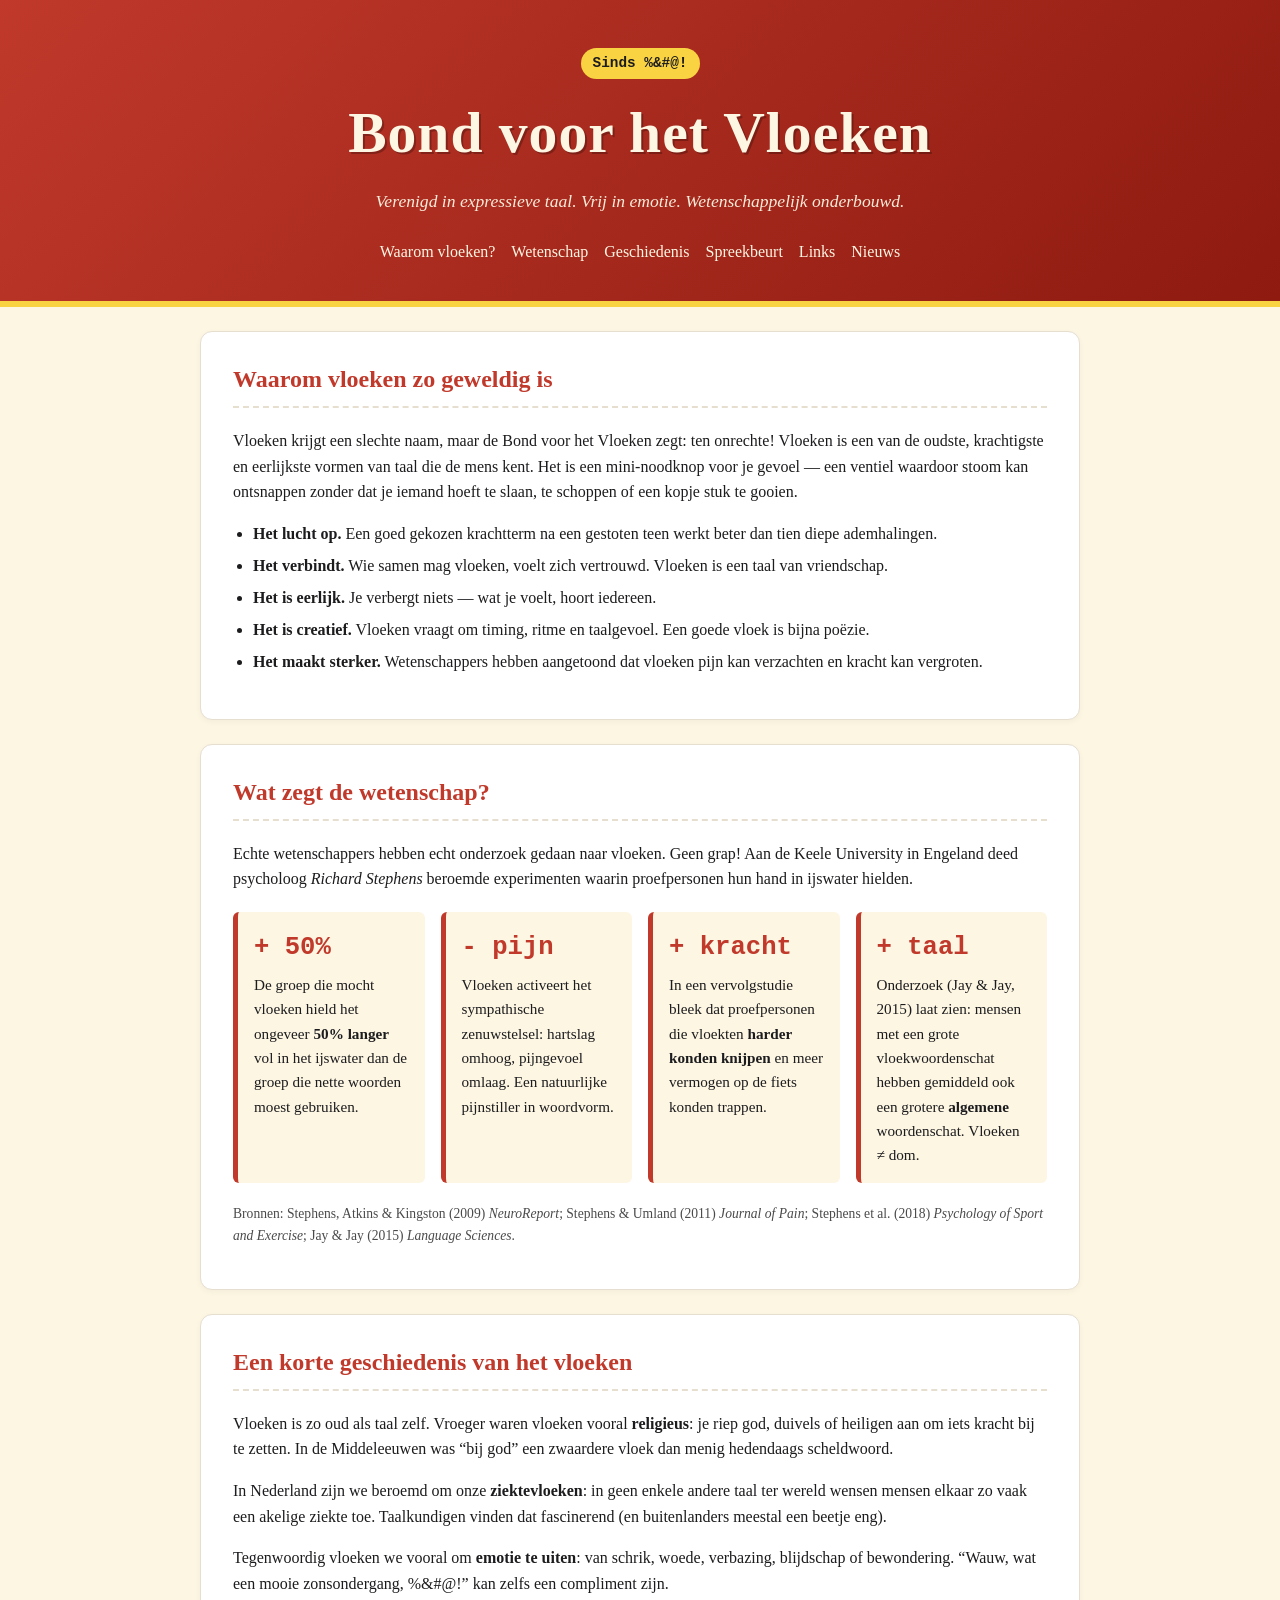
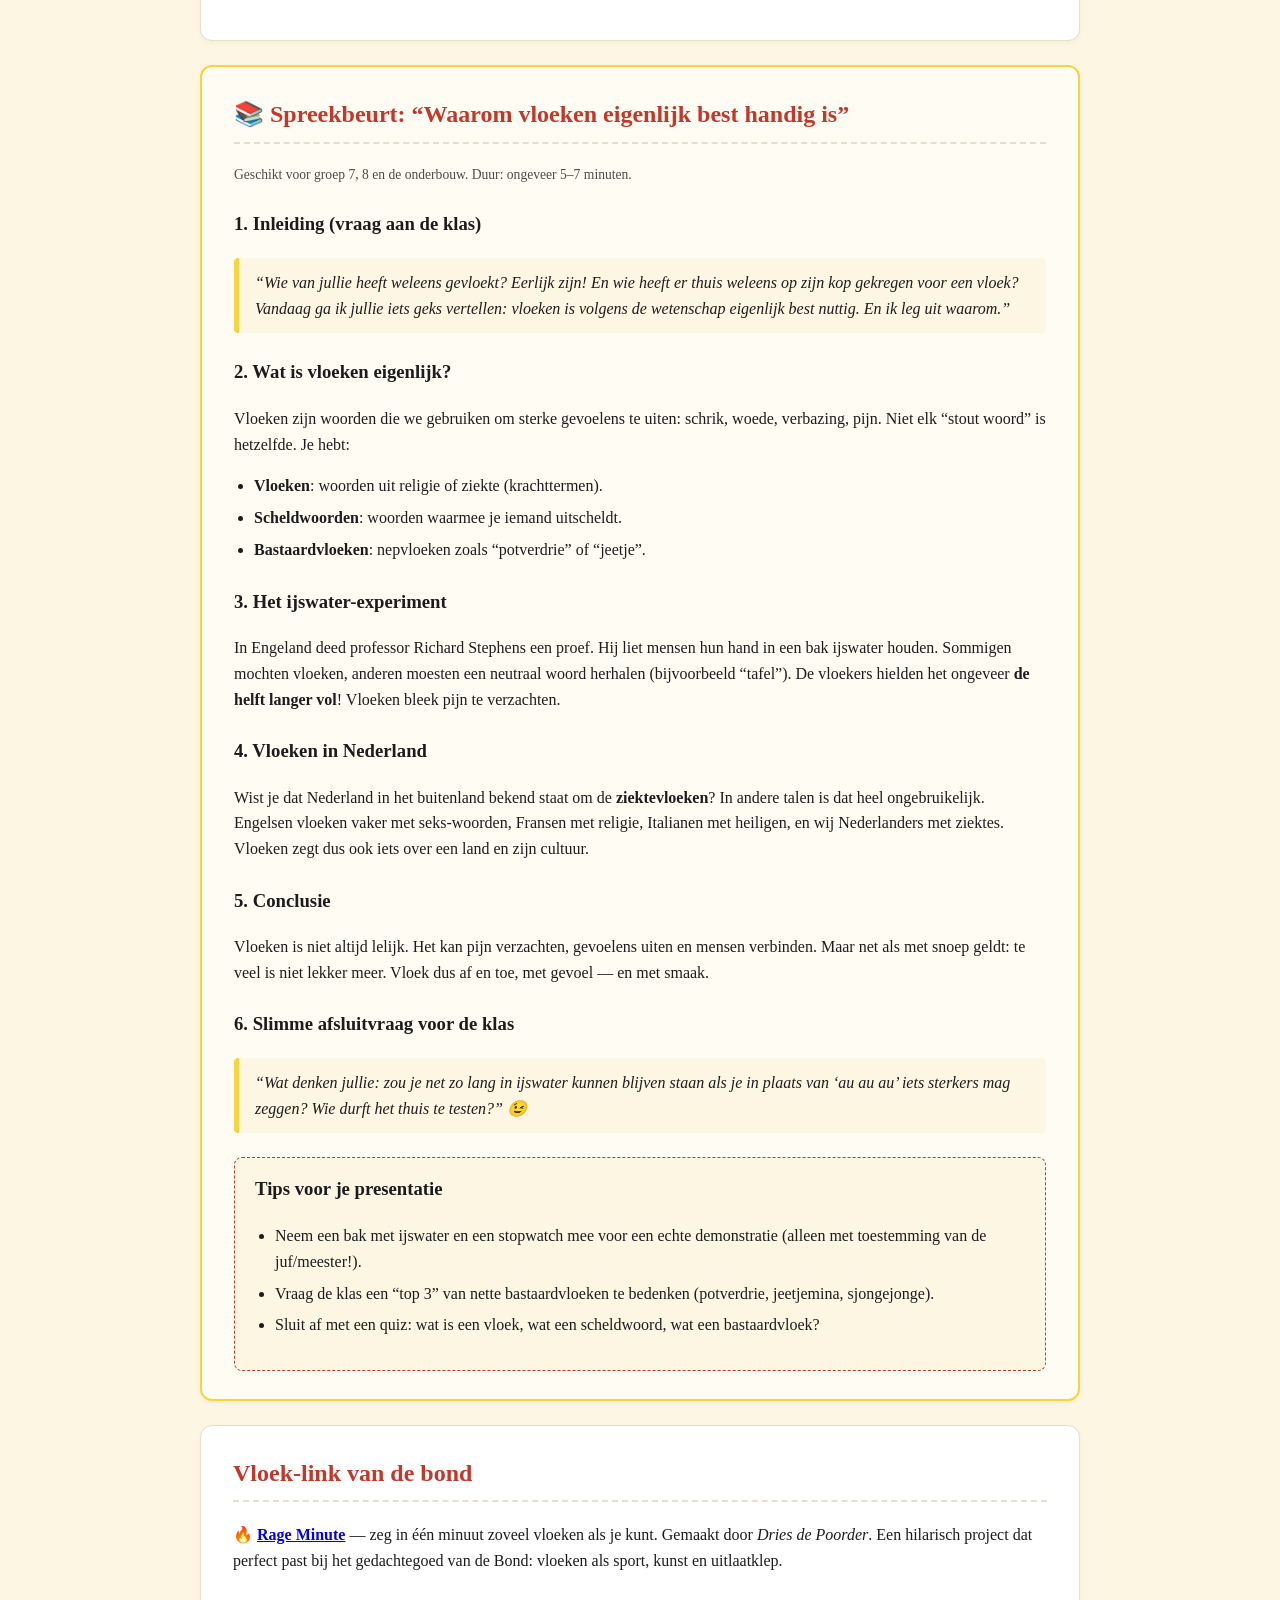
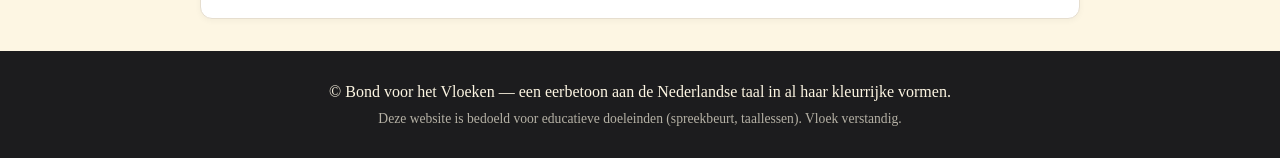
<file: index.html>
<!DOCTYPE html>
<html lang="nl">
<head>
  <meta charset="UTF-8" />
  <meta name="viewport" content="width=device-width, initial-scale=1.0" />
  <title>Bond voor het Vloeken — Officieel Verbond van Vrije Vloekers</title>
  <meta name="description" content="De Bond voor het Vloeken: waarom vloeken zo geweldig is, wat de wetenschap zegt, en kant-en-klaar spreekbeurtmateriaal." />
  <link rel="stylesheet" href="style.css" />
  <!-- Google tag (gtag.js) -->
  <script async src="https://www.googletagmanager.com/gtag/js?id=G-50W6WV16DJ"></script>
  <script>
    window.dataLayer = window.dataLayer || [];
    function gtag(){dataLayer.push(arguments);}
    gtag('js', new Date());
    gtag('config', 'G-50W6WV16DJ');
  </script>
</head>
<body>
  <header class="hero">
    <div class="container">
      <div class="badge">Sinds %&amp;#@!</div>
      <h1>Bond voor het Vloeken</h1>
      <p class="tagline">Verenigd in expressieve taal. Vrij in emotie. Wetenschappelijk onderbouwd.</p>
      <nav>
        <a href="#waarom">Waarom vloeken?</a>
        <a href="#wetenschap">Wetenschap</a>
        <a href="#geschiedenis">Geschiedenis</a>
        <a href="#spreekbeurt">Spreekbeurt</a>
        <a href="#links">Links</a>
        <a href="nieuws.html">Nieuws</a>
      </nav>
    </div>
  </header>

  <main class="container">

    <section id="waarom" class="card">
      <h2>Waarom vloeken zo geweldig is</h2>
      <p>
        Vloeken krijgt een slechte naam, maar de Bond voor het Vloeken zegt: ten onrechte!
        Vloeken is een van de oudste, krachtigste en eerlijkste vormen van taal die de mens kent.
        Het is een mini-noodknop voor je gevoel — een ventiel waardoor stoom kan ontsnappen
        zonder dat je iemand hoeft te slaan, te schoppen of een kopje stuk te gooien.
      </p>
      <ul class="bullet">
        <li><strong>Het lucht op.</strong> Een goed gekozen krachtterm na een gestoten teen werkt beter dan tien diepe ademhalingen.</li>
        <li><strong>Het verbindt.</strong> Wie samen mag vloeken, voelt zich vertrouwd. Vloeken is een taal van vriendschap.</li>
        <li><strong>Het is eerlijk.</strong> Je verbergt niets — wat je voelt, hoort iedereen.</li>
        <li><strong>Het is creatief.</strong> Vloeken vraagt om timing, ritme en taalgevoel. Een goede vloek is bijna poëzie.</li>
        <li><strong>Het maakt sterker.</strong> Wetenschappers hebben aangetoond dat vloeken pijn kan verzachten en kracht kan vergroten.</li>
      </ul>
    </section>

    <section id="wetenschap" class="card">
      <h2>Wat zegt de wetenschap?</h2>
      <p>
        Echte wetenschappers hebben echt onderzoek gedaan naar vloeken. Geen grap!
        Aan de Keele University in Engeland deed psycholoog <em>Richard Stephens</em>
        beroemde experimenten waarin proefpersonen hun hand in ijswater hielden.
      </p>
      <div class="grid">
        <div class="fact">
          <div class="big">+ 50%</div>
          <p>De groep die mocht vloeken hield het ongeveer <strong>50% langer</strong> vol in het ijswater dan de groep die nette woorden moest gebruiken.</p>
        </div>
        <div class="fact">
          <div class="big">- pijn</div>
          <p>Vloeken activeert het sympathische zenuwstelsel: hartslag omhoog, pijngevoel omlaag. Een natuurlijke pijnstiller in woordvorm.</p>
        </div>
        <div class="fact">
          <div class="big">+ kracht</div>
          <p>In een vervolgstudie bleek dat proefpersonen die vloekten <strong>harder konden knijpen</strong> en meer vermogen op de fiets konden trappen.</p>
        </div>
        <div class="fact">
          <div class="big">+ taal</div>
          <p>Onderzoek (Jay &amp; Jay, 2015) laat zien: mensen met een grote vloekwoordenschat hebben gemiddeld ook een grotere <strong>algemene</strong> woordenschat. Vloeken ≠ dom.</p>
        </div>
      </div>
      <p class="small">
        Bronnen: Stephens, Atkins &amp; Kingston (2009) <em>NeuroReport</em>; Stephens &amp; Umland (2011) <em>Journal of Pain</em>;
        Stephens et al. (2018) <em>Psychology of Sport and Exercise</em>; Jay &amp; Jay (2015) <em>Language Sciences</em>.
      </p>
    </section>

    <section id="geschiedenis" class="card">
      <h2>Een korte geschiedenis van het vloeken</h2>
      <p>
        Vloeken is zo oud als taal zelf. Vroeger waren vloeken vooral <strong>religieus</strong>:
        je riep god, duivels of heiligen aan om iets kracht bij te zetten. In de Middeleeuwen
        was &ldquo;bij god&rdquo; een zwaardere vloek dan menig hedendaags scheldwoord.
      </p>
      <p>
        In Nederland zijn we beroemd om onze <strong>ziektevloeken</strong>: in geen enkele andere
        taal ter wereld wensen mensen elkaar zo vaak een akelige ziekte toe. Taalkundigen vinden
        dat fascinerend (en buitenlanders meestal een beetje eng).
      </p>
      <p>
        Tegenwoordig vloeken we vooral om <strong>emotie te uiten</strong>: van schrik, woede,
        verbazing, blijdschap of bewondering. &ldquo;Wauw, wat een mooie zonsondergang, %&amp;#@!&rdquo;
        kan zelfs een compliment zijn.
      </p>
    </section>

    <section id="spreekbeurt" class="card spreekbeurt">
      <h2>📚 Spreekbeurt: &ldquo;Waarom vloeken eigenlijk best handig is&rdquo;</h2>
      <p class="small">Geschikt voor groep 7, 8 en de onderbouw. Duur: ongeveer 5–7 minuten.</p>

      <h3>1. Inleiding (vraag aan de klas)</h3>
      <blockquote>
        &ldquo;Wie van jullie heeft weleens gevloekt? Eerlijk zijn! En wie heeft er thuis weleens
        op zijn kop gekregen voor een vloek? Vandaag ga ik jullie iets geks vertellen:
        vloeken is volgens de wetenschap eigenlijk best <em>nuttig</em>. En ik leg uit waarom.&rdquo;
      </blockquote>

      <h3>2. Wat is vloeken eigenlijk?</h3>
      <p>
        Vloeken zijn woorden die we gebruiken om sterke gevoelens te uiten: schrik, woede,
        verbazing, pijn. Niet elk &ldquo;stout woord&rdquo; is hetzelfde. Je hebt:
      </p>
      <ul class="bullet">
        <li><strong>Vloeken</strong>: woorden uit religie of ziekte (krachttermen).</li>
        <li><strong>Scheldwoorden</strong>: woorden waarmee je iemand uitscheldt.</li>
        <li><strong>Bastaardvloeken</strong>: nepvloeken zoals &ldquo;potverdrie&rdquo; of &ldquo;jeetje&rdquo;.</li>
      </ul>

      <h3>3. Het ijswater-experiment</h3>
      <p>
        In Engeland deed professor Richard Stephens een proef. Hij liet mensen hun hand
        in een bak ijswater houden. Sommigen mochten vloeken, anderen moesten een neutraal
        woord herhalen (bijvoorbeeld &ldquo;tafel&rdquo;). De vloekers hielden het ongeveer
        <strong>de helft langer vol</strong>! Vloeken bleek pijn te verzachten.
      </p>

      <h3>4. Vloeken in Nederland</h3>
      <p>
        Wist je dat Nederland in het buitenland bekend staat om de <strong>ziektevloeken</strong>?
        In andere talen is dat heel ongebruikelijk. Engelsen vloeken vaker met seks-woorden,
        Fransen met religie, Italianen met heiligen, en wij Nederlanders met ziektes. Vloeken
        zegt dus ook iets over een land en zijn cultuur.
      </p>

      <h3>5. Conclusie</h3>
      <p>
        Vloeken is niet altijd lelijk. Het kan pijn verzachten, gevoelens uiten en mensen
        verbinden. Maar net als met snoep geldt: te veel is niet lekker meer.
        Vloek dus af en toe, met gevoel — en met smaak.
      </p>

      <h3>6. Slimme afsluitvraag voor de klas</h3>
      <blockquote>
        &ldquo;Wat denken jullie: zou je net zo lang in ijswater kunnen blijven staan als je
        in plaats van &lsquo;au au au&rsquo; iets sterkers mag zeggen? Wie durft het thuis te
        testen?&rdquo; 😉
      </blockquote>

      <div class="downloadbox">
        <h3>Tips voor je presentatie</h3>
        <ul class="bullet">
          <li>Neem een bak met ijswater en een stopwatch mee voor een echte demonstratie (alleen met toestemming van de juf/meester!).</li>
          <li>Vraag de klas een &ldquo;top 3&rdquo; van nette bastaardvloeken te bedenken (potverdrie, jeetjemina, sjongejonge).</li>
          <li>Sluit af met een quiz: wat is een vloek, wat een scheldwoord, wat een bastaardvloek?</li>
        </ul>
      </div>
    </section>

    <section id="links" class="card">
      <h2>Vloek-link van de bond</h2>
      <p>
        🔥 <a href="https://rage-minute.lol/" target="_blank" rel="noopener noreferrer"><strong>Rage Minute</strong></a> —
        zeg in één minuut zoveel vloeken als je kunt. Gemaakt door <em>Dries de Poorder</em>.
        Een hilarisch project dat perfect past bij het gedachtegoed van de Bond:
        vloeken als sport, kunst en uitlaatklep.
      </p>
    </section>

  </main>

  <footer>
    <div class="container">
      <p>© Bond voor het Vloeken — een eerbetoon aan de Nederlandse taal in al haar kleurrijke vormen.</p>
      <p class="small">Deze website is bedoeld voor educatieve doeleinden (spreekbeurt, taallessen). Vloek verstandig.</p>
    </div>
  </footer>
</body>
</html>
</file>
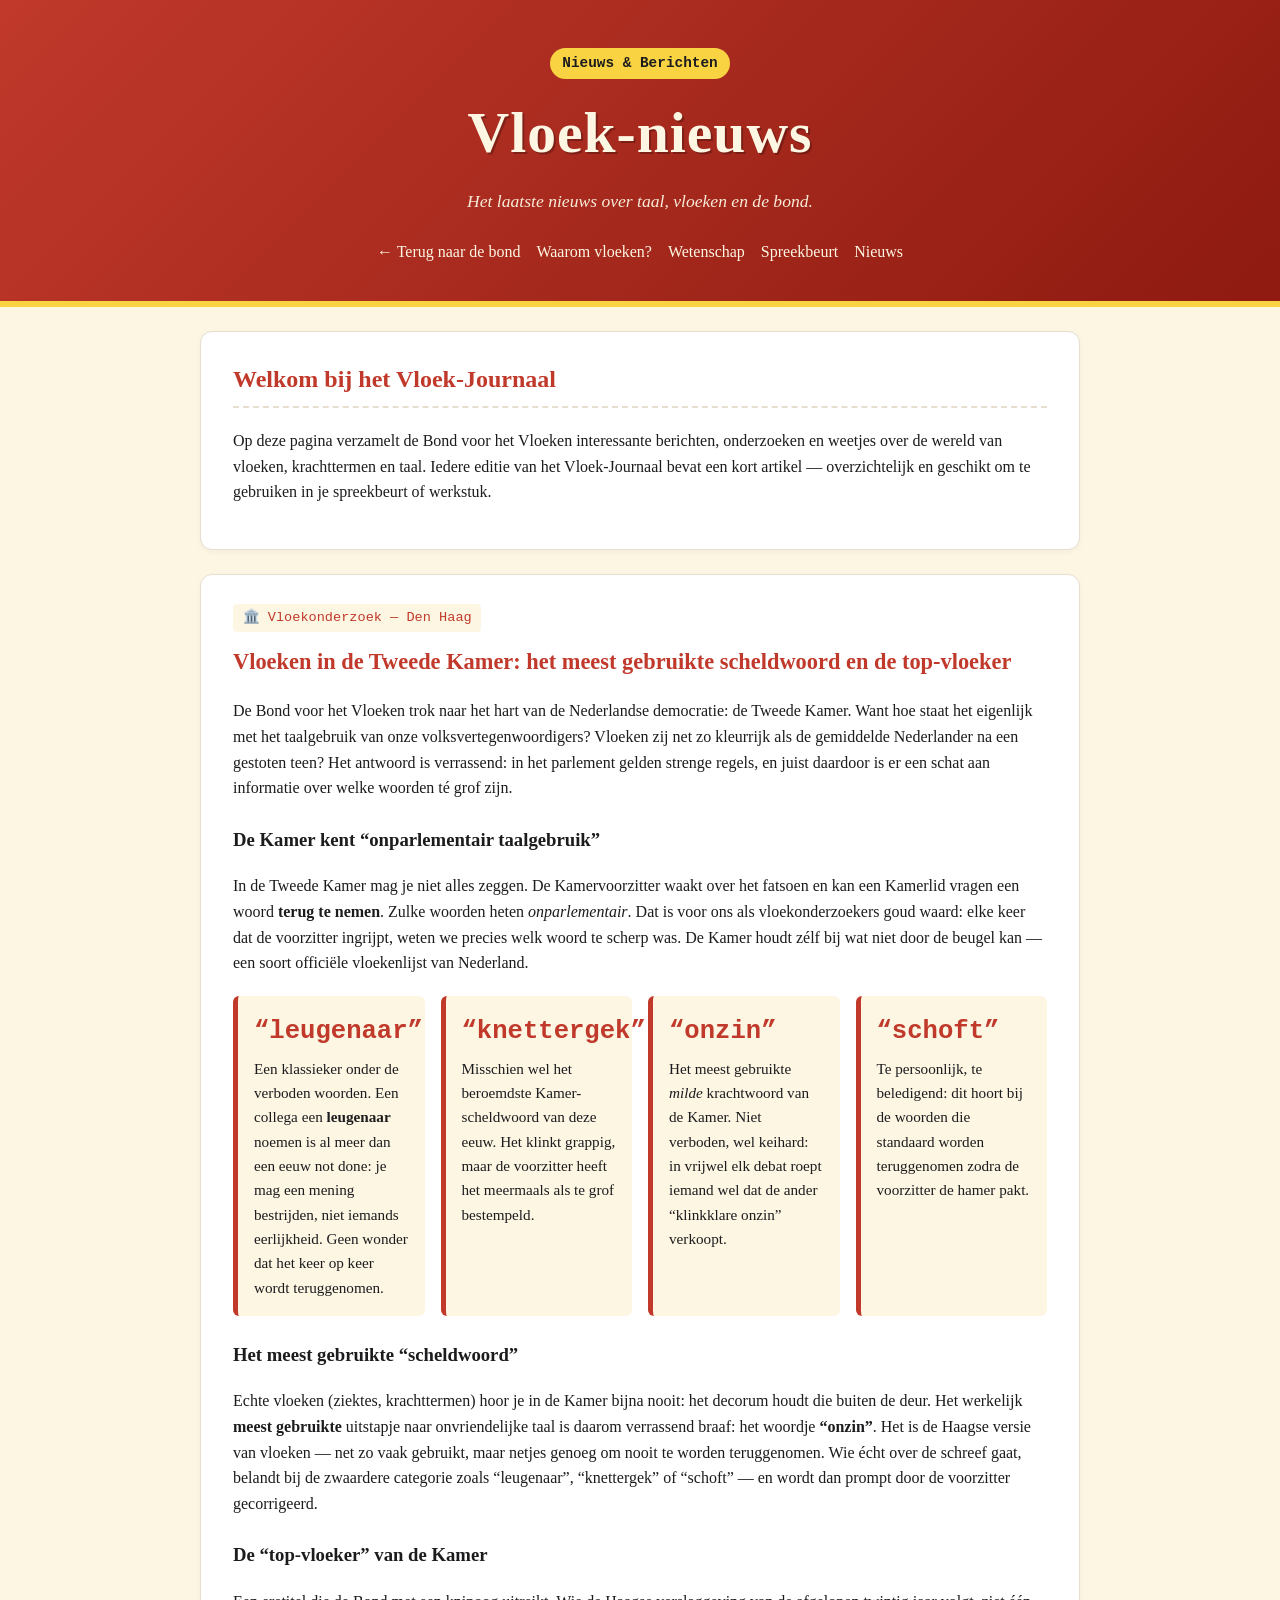
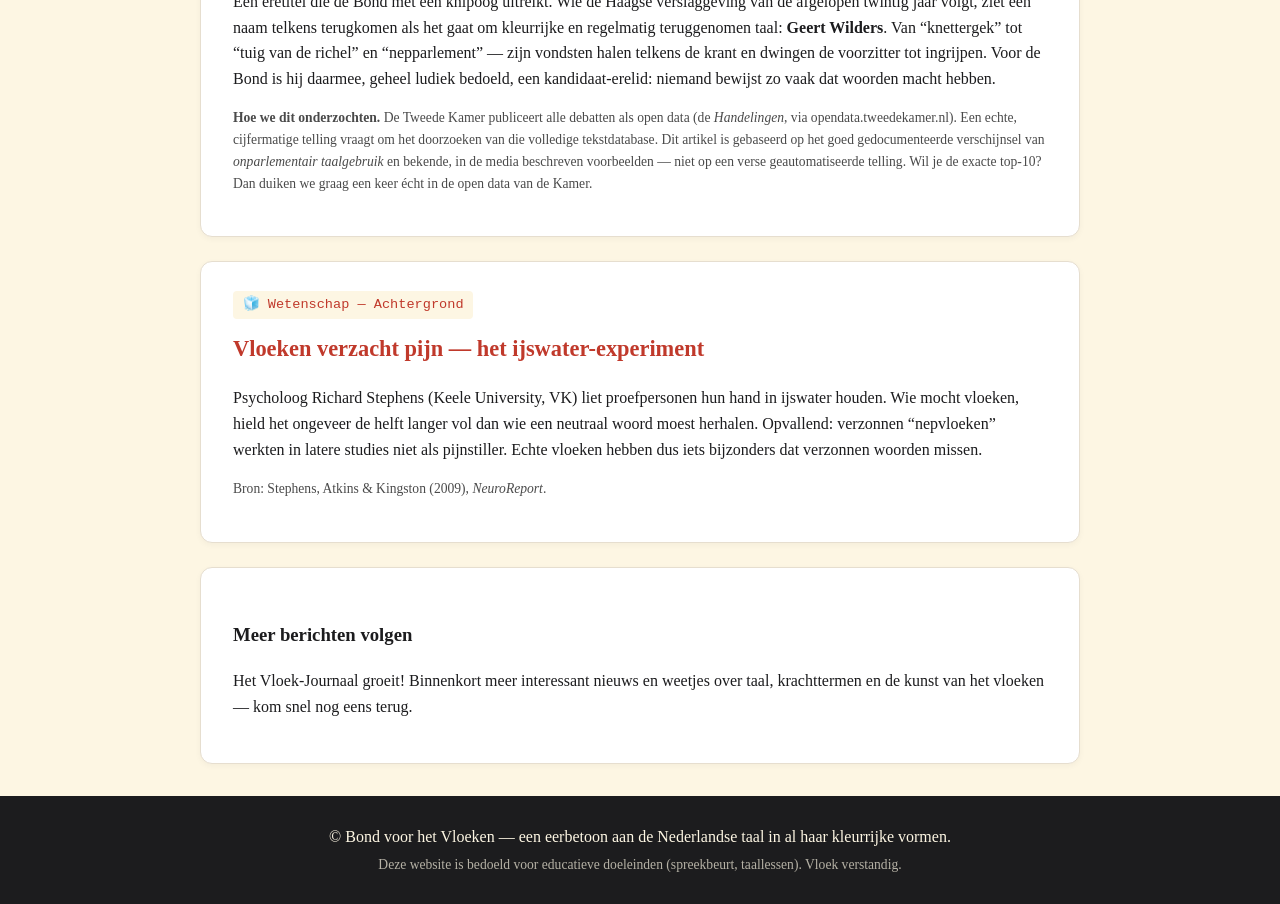
<file: nieuws.html>
<!DOCTYPE html>
<html lang="nl">
<head>
  <meta charset="UTF-8" />
  <meta name="viewport" content="width=device-width, initial-scale=1.0" />
  <title>Nieuws — Bond voor het Vloeken</title>
  <meta name="description" content="Het laatste nieuws over vloeken, taal en de Bond voor het Vloeken." />
  <link rel="stylesheet" href="style.css" />
  <!-- Google tag (gtag.js) -->
  <script async src="https://www.googletagmanager.com/gtag/js?id=G-50W6WV16DJ"></script>
  <script>
    window.dataLayer = window.dataLayer || [];
    function gtag(){dataLayer.push(arguments);}
    gtag('js', new Date());
    gtag('config', 'G-50W6WV16DJ');
  </script>
</head>
<body>
  <header class="hero">
    <div class="container">
      <div class="badge">Nieuws &amp; Berichten</div>
      <h1>Vloek-nieuws</h1>
      <p class="tagline">Het laatste nieuws over taal, vloeken en de bond.</p>
      <nav>
        <a href="index.html">← Terug naar de bond</a>
        <a href="index.html#waarom">Waarom vloeken?</a>
        <a href="index.html#wetenschap">Wetenschap</a>
        <a href="index.html#spreekbeurt">Spreekbeurt</a>
        <a href="nieuws.html">Nieuws</a>
      </nav>
    </div>
  </header>

  <main class="container">

    <section class="card">
      <h2>Welkom bij het Vloek-Journaal</h2>
      <p>
        Op deze pagina verzamelt de Bond voor het Vloeken interessante berichten,
        onderzoeken en weetjes over de wereld van vloeken, krachttermen en taal.
        Iedere editie van het Vloek-Journaal bevat een kort artikel — overzichtelijk
        en geschikt om te gebruiken in je spreekbeurt of werkstuk.
      </p>
    </section>

    <article class="card news">
      <div class="newsmeta">🏛️ Vloekonderzoek — Den Haag</div>
      <h2>Vloeken in de Tweede Kamer: het meest gebruikte scheldwoord en de top-vloeker</h2>
      <p>
        De Bond voor het Vloeken trok naar het hart van de Nederlandse democratie:
        de Tweede Kamer. Want hoe staat het eigenlijk met het taalgebruik van onze
        volksvertegenwoordigers? Vloeken zij net zo kleurrijk als de gemiddelde
        Nederlander na een gestoten teen? Het antwoord is verrassend: in het parlement
        gelden strenge regels, en juist daardoor is er een schat aan informatie over
        welke woorden té grof zijn.
      </p>

      <h3>De Kamer kent &ldquo;onparlementair taalgebruik&rdquo;</h3>
      <p>
        In de Tweede Kamer mag je niet alles zeggen. De Kamervoorzitter waakt over het
        fatsoen en kan een Kamerlid vragen een woord <strong>terug te nemen</strong>.
        Zulke woorden heten <em>onparlementair</em>. Dat is voor ons als vloekonderzoekers
        goud waard: elke keer dat de voorzitter ingrijpt, weten we precies welk woord te
        scherp was. De Kamer houdt zélf bij wat niet door de beugel kan — een soort
        officiële vloekenlijst van Nederland.
      </p>

      <div class="grid">
        <div class="fact">
          <div class="big">&ldquo;leugenaar&rdquo;</div>
          <p>Een klassieker onder de verboden woorden. Een collega een <strong>leugenaar</strong> noemen is al meer dan een eeuw not done: je mag een mening bestrijden, niet iemands eerlijkheid. Geen wonder dat het keer op keer wordt teruggenomen.</p>
        </div>
        <div class="fact">
          <div class="big">&ldquo;knettergek&rdquo;</div>
          <p>Misschien wel het beroemdste Kamer-scheldwoord van deze eeuw. Het klinkt grappig, maar de voorzitter heeft het meermaals als te grof bestempeld.</p>
        </div>
        <div class="fact">
          <div class="big">&ldquo;onzin&rdquo;</div>
          <p>Het meest gebruikte <em>milde</em> krachtwoord van de Kamer. Niet verboden, wel keihard: in vrijwel elk debat roept iemand wel dat de ander &ldquo;klinkklare onzin&rdquo; verkoopt.</p>
        </div>
        <div class="fact">
          <div class="big">&ldquo;schoft&rdquo;</div>
          <p>Te persoonlijk, te beledigend: dit hoort bij de woorden die standaard worden teruggenomen zodra de voorzitter de hamer pakt.</p>
        </div>
      </div>

      <h3>Het meest gebruikte &ldquo;scheldwoord&rdquo;</h3>
      <p>
        Echte vloeken (ziektes, krachttermen) hoor je in de Kamer bijna nooit: het decorum
        houdt die buiten de deur. Het werkelijk <strong>meest gebruikte</strong> uitstapje
        naar onvriendelijke taal is daarom verrassend braaf: het woordje
        <strong>&ldquo;onzin&rdquo;</strong>. Het is de Haagse versie van vloeken — net zo
        vaak gebruikt, maar netjes genoeg om nooit te worden teruggenomen. Wie écht over de
        schreef gaat, belandt bij de zwaardere categorie zoals &ldquo;leugenaar&rdquo;,
        &ldquo;knettergek&rdquo; of &ldquo;schoft&rdquo; — en wordt dan prompt door de
        voorzitter gecorrigeerd.
      </p>

      <h3>De &ldquo;top-vloeker&rdquo; van de Kamer</h3>
      <p>
        Een eretitel die de Bond met een knipoog uitreikt. Wie de Haagse verslaggeving van
        de afgelopen twintig jaar volgt, ziet één naam telkens terugkomen als het gaat om
        kleurrijke en regelmatig teruggenomen taal: <strong>Geert Wilders</strong>. Van
        &ldquo;knettergek&rdquo; tot &ldquo;tuig van de richel&rdquo; en
        &ldquo;nepparlement&rdquo; — zijn vondsten halen telkens de krant en dwingen de
        voorzitter tot ingrijpen. Voor de Bond is hij daarmee, geheel ludiek bedoeld, een
        kandidaat-erelid: niemand bewijst zo vaak dat woorden macht hebben.
      </p>

      <p class="small">
        <strong>Hoe we dit onderzochten.</strong> De Tweede Kamer publiceert alle debatten
        als open data (de <em>Handelingen</em>, via opendata.tweedekamer.nl). Een echte,
        cijfermatige telling vraagt om het doorzoeken van die volledige tekstdatabase. Dit
        artikel is gebaseerd op het goed gedocumenteerde verschijnsel van
        <em>onparlementair taalgebruik</em> en bekende, in de media beschreven voorbeelden —
        niet op een verse geautomatiseerde telling. Wil je de exacte top-10? Dan duiken we
        graag een keer écht in de open data van de Kamer.
      </p>
    </article>

    <article class="card news">
      <div class="newsmeta">🧊 Wetenschap — Achtergrond</div>
      <h2>Vloeken verzacht pijn — het ijswater-experiment</h2>
      <p>
        Psycholoog Richard Stephens (Keele University, VK) liet proefpersonen hun hand in
        ijswater houden. Wie mocht vloeken, hield het ongeveer de helft langer vol dan wie
        een neutraal woord moest herhalen. Opvallend: verzonnen &ldquo;nepvloeken&rdquo;
        werkten in latere studies niet als pijnstiller. Echte vloeken hebben dus iets
        bijzonders dat verzonnen woorden missen.
      </p>
      <p class="small">Bron: Stephens, Atkins &amp; Kingston (2009), <em>NeuroReport</em>.</p>
    </article>

    <section class="card">
      <h3>Meer berichten volgen</h3>
      <p>
        Het Vloek-Journaal groeit! Binnenkort meer interessant nieuws en weetjes over
        taal, krachttermen en de kunst van het vloeken — kom snel nog eens terug.
      </p>
    </section>

  </main>

  <footer>
    <div class="container">
      <p>© Bond voor het Vloeken — een eerbetoon aan de Nederlandse taal in al haar kleurrijke vormen.</p>
      <p class="small">Deze website is bedoeld voor educatieve doeleinden (spreekbeurt, taallessen). Vloek verstandig.</p>
    </div>
  </footer>
</body>
</html>
</file>
<file: style.css>
:root {
  --rood: #c0392b;
  --donker: #1c1c1e;
  --crème: #fdf6e3;
  --geel: #f9d342;
  --grijs: #4a4a4a;
  --kaartrand: #e6decf;
}

* { box-sizing: border-box; }

html, body {
  margin: 0;
  padding: 0;
  font-family: Georgia, "Times New Roman", serif;
  color: var(--donker);
  background: var(--crème);
  line-height: 1.6;
}

.container {
  max-width: 920px;
  margin: 0 auto;
  padding: 0 1.25rem;
}

.hero {
  background: linear-gradient(135deg, var(--rood) 0%, #8e1a10 100%);
  color: var(--crème);
  padding: 3rem 0 2rem;
  text-align: center;
  border-bottom: 6px solid var(--geel);
}

.hero h1 {
  font-size: clamp(2.2rem, 5vw, 3.6rem);
  margin: 0.5rem 0 0.25rem;
  letter-spacing: 1px;
  text-shadow: 2px 2px 0 rgba(0,0,0,0.25);
}

.tagline {
  font-style: italic;
  font-size: 1.1rem;
  margin: 0.5rem 0 1.5rem;
  opacity: 0.95;
}

.badge {
  display: inline-block;
  background: var(--geel);
  color: var(--donker);
  font-weight: bold;
  padding: 0.25rem 0.75rem;
  border-radius: 999px;
  font-family: "Courier New", monospace;
  font-size: 0.9rem;
}

nav {
  display: flex;
  flex-wrap: wrap;
  justify-content: center;
  gap: 0.5rem 1rem;
  margin-top: 1rem;
}

nav a {
  color: var(--crème);
  text-decoration: none;
  border-bottom: 2px solid transparent;
  padding-bottom: 2px;
  transition: border-color 0.2s;
}

nav a:hover { border-color: var(--geel); }

main { padding: 2rem 0 3rem; }

.card {
  background: #fff;
  border: 1px solid var(--kaartrand);
  border-radius: 12px;
  padding: 1.75rem 2rem;
  margin: 1.5rem 0;
  box-shadow: 0 2px 6px rgba(0,0,0,0.04);
}

.card h2 {
  margin-top: 0;
  color: var(--rood);
  border-bottom: 2px dashed var(--kaartrand);
  padding-bottom: 0.5rem;
}

.card h3 {
  margin-top: 1.5rem;
  color: var(--donker);
}

.bullet { padding-left: 1.25rem; }
.bullet li { margin: 0.4rem 0; }

.rules {
  padding-left: 1.25rem;
}
.rules li {
  margin: 0.6rem 0;
}

.grid {
  display: grid;
  grid-template-columns: repeat(auto-fit, minmax(180px, 1fr));
  gap: 1rem;
  margin: 1.25rem 0;
}

.fact {
  background: var(--crème);
  border-left: 5px solid var(--rood);
  padding: 1rem;
  border-radius: 6px;
}

.fact .big {
  font-family: "Courier New", monospace;
  font-size: 1.6rem;
  font-weight: bold;
  color: var(--rood);
  margin-bottom: 0.25rem;
}

.fact p { margin: 0; font-size: 0.95rem; }

blockquote {
  background: var(--crème);
  border-left: 5px solid var(--geel);
  margin: 1rem 0;
  padding: 0.75rem 1rem;
  font-style: italic;
  border-radius: 4px;
}

.small {
  font-size: 0.85rem;
  color: var(--grijs);
}

.spreekbeurt {
  border: 2px solid var(--geel);
  background: #fffdf3;
}

.downloadbox {
  margin-top: 1.5rem;
  padding: 1rem 1.25rem;
  background: var(--crème);
  border-radius: 8px;
  border: 1px dashed var(--rood);
}

.downloadbox h3 { margin-top: 0; }

.cta {
  text-align: center;
  background: linear-gradient(135deg, #fffdf3 0%, #fff 100%);
}

.news .newsmeta {
  display: inline-block;
  font-family: "Courier New", monospace;
  font-size: 0.85rem;
  color: var(--rood);
  background: var(--crème);
  padding: 0.2rem 0.6rem;
  border-radius: 4px;
  margin-bottom: 0.5rem;
}

.news h2 {
  border-bottom: none;
  padding-bottom: 0;
  margin-top: 0.25rem;
  font-size: 1.4rem;
}

.pledge {
  font-size: 1.15rem;
  font-style: italic;
  color: var(--rood);
  border-top: 2px dashed var(--kaartrand);
  border-bottom: 2px dashed var(--kaartrand);
  padding: 0.75rem 0;
  margin: 1rem auto;
  max-width: 600px;
}

footer {
  background: var(--donker);
  color: var(--crème);
  padding: 1.5rem 0;
  text-align: center;
  margin-top: 2rem;
}

footer p { margin: 0.25rem 0; }
footer .small { color: #b5b1a5; }

@media (max-width: 600px) {
  .card { padding: 1.25rem; }
  .hero { padding: 2rem 0 1.5rem; }
}
</file>
